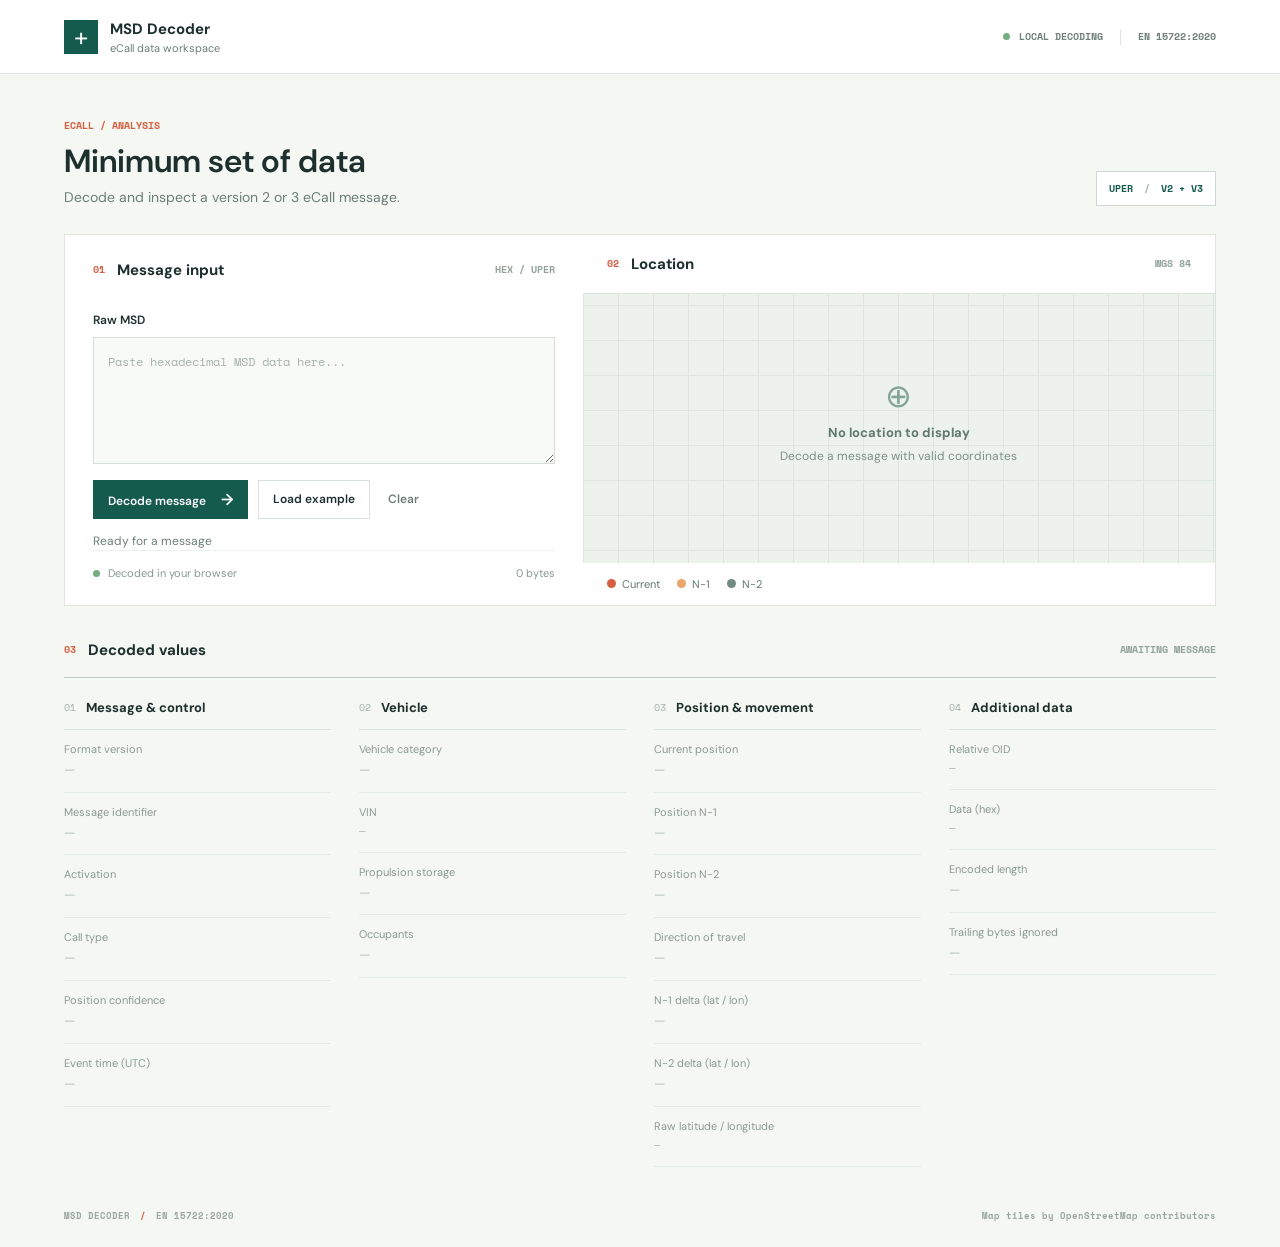
<file: index.html>
<!doctype html>
<html lang="en">
<head>
  <meta charset="utf-8">
  <meta name="viewport" content="width=device-width, initial-scale=1">
  <title>MSD Decoder</title>
  <link rel="preconnect" href="https://fonts.googleapis.com">
  <link rel="preconnect" href="https://fonts.gstatic.com" crossorigin>
  <link href="https://fonts.googleapis.com/css2?family=DM+Sans:wght@400;500;600;700&family=Space+Mono:wght@400;700&display=swap" rel="stylesheet">
  <link rel="stylesheet" href="vendor/leaflet/leaflet.css">
  <link rel="stylesheet" href="styles.css">
  <script defer src="vendor/leaflet/leaflet.js"></script>
  <script defer src="decoder.js?v=2"></script>
  <script defer src="app.js?v=2"></script>
</head>
<body>
  <header class="topbar">
    <div class="brand"><span class="brand-mark">+</span><div><strong>MSD Decoder</strong><span>eCall data workspace</span></div></div>
    <div class="top-meta"><span class="status-dot"></span> LOCAL DECODING <span class="meta-divider"></span> EN 15722:2020</div>
  </header>
  <main>
    <div class="page-heading"><div><div class="eyebrow">ECALL / ANALYSIS</div><h1>Minimum set of data</h1><p>Decode and inspect a version 2 or 3 eCall message.</p></div><div class="format-tag">UPER <span>/</span> V2 + V3</div></div>
    <section class="workspace" aria-label="MSD input and map">
      <div class="input-panel">
        <div class="section-heading"><div><span class="section-number">01</span><h2>Message input</h2></div><span class="small-label">HEX / UPER</span></div>
        <label for="raw">Raw MSD</label>
        <textarea id="raw" spellcheck="false" placeholder="Paste hexadecimal MSD data here..."></textarea>
        <div class="input-actions"><button id="decode" class="primary">Decode message <span aria-hidden="true">&rarr;</span></button><button id="sample" class="secondary">Load example</button><button id="clear" class="text-button">Clear</button></div>
        <div id="message" class="message" role="status" aria-live="polite">Ready for a message</div>
        <div class="input-footer"><span><span class="privacy-dot"></span> Decoded in your browser</span><span id="byte-count">0 bytes</span></div>
      </div>
      <div class="map-panel">
        <div class="map-heading"><div><span class="section-number">02</span><h2>Location</h2></div><span class="small-label">WGS 84</span></div>
        <div id="map" aria-label="Vehicle location map"></div>
        <div id="map-placeholder" class="map-placeholder"><div class="crosshair">&#8853;</div><strong>No location to display</strong><span>Decode a message with valid coordinates</span></div>
        <div class="map-legend"><span><i class="pin current"></i> Current</span><span><i class="pin first"></i> N-1</span><span><i class="pin second"></i> N-2</span><a id="map-link" href="#" target="_blank" rel="noopener noreferrer" hidden>Open in OpenStreetMap &nearr;</a></div>
      </div>
    </section>
    <section class="results" aria-label="Decoded values">
      <div class="results-header"><div><span class="section-number">03</span><h2>Decoded values</h2></div><span id="result-status" class="small-label">AWAITING MESSAGE</span></div>
      <div class="result-grid">
        <section class="result-section"><div class="result-title"><span>01</span><h3>Message &amp; control</h3></div><dl id="control-fields"></dl></section>
        <section class="result-section"><div class="result-title"><span>02</span><h3>Vehicle</h3></div><dl id="vehicle-fields"></dl></section>
        <section class="result-section"><div class="result-title"><span>03</span><h3>Position &amp; movement</h3></div><dl id="position-fields"></dl></section>
        <section class="result-section"><div class="result-title"><span>04</span><h3>Additional data</h3></div><dl id="additional-fields"></dl></section>
      </div>
    </section>
    <footer><span>MSD DECODER <span class="footer-slash">/</span> EN 15722:2020</span><span>Map tiles by OpenStreetMap contributors</span></footer>
  </main>
</body>
</html>
</file>
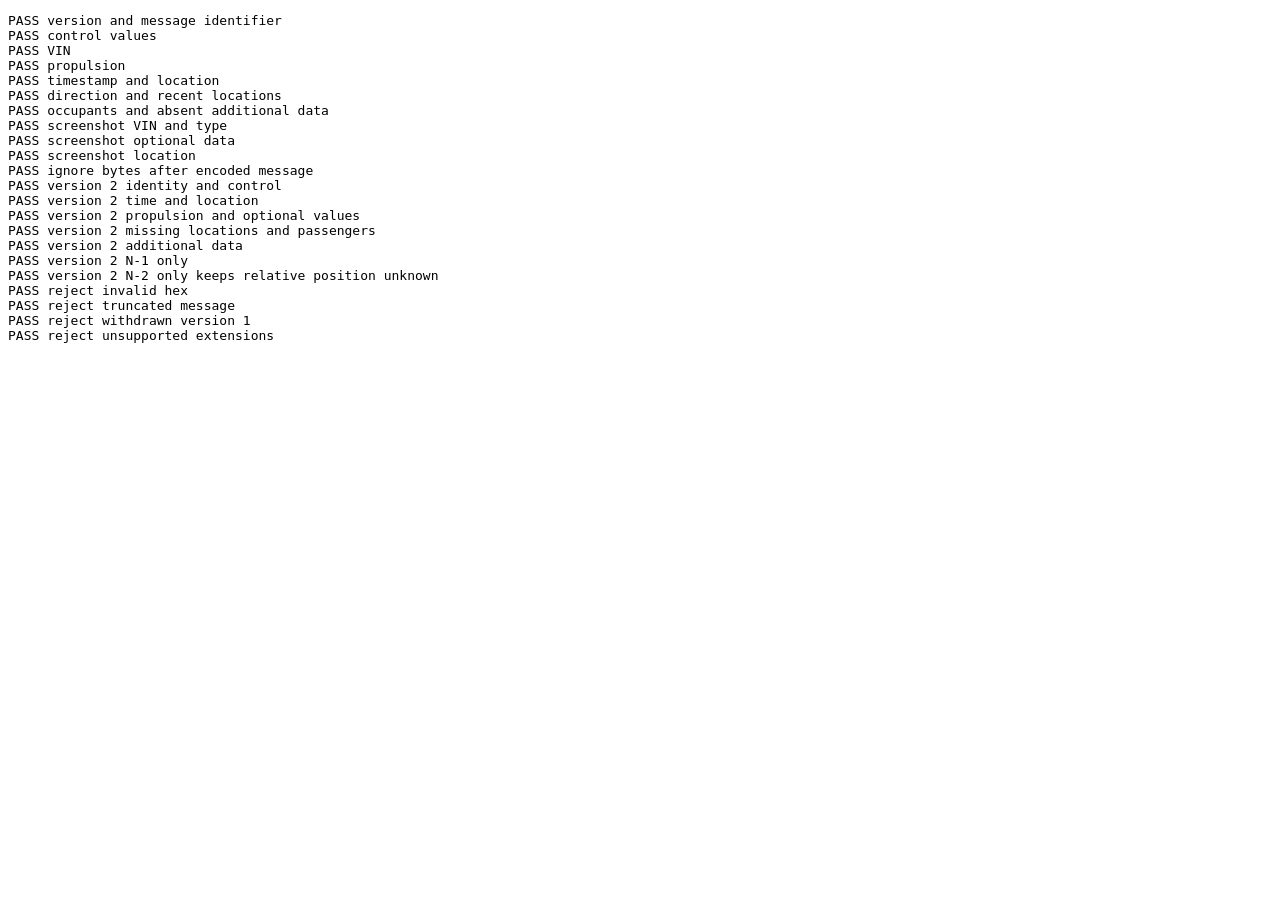
<file: tests.html>
<!doctype html>
<html lang="en"><head><meta charset="utf-8"><title>MSD decoder tests</title></head><body>
<pre id="results">Running...</pre>
<script src="decoder.js"></script>
<script src="tests.js"></script>
</body></html>
</file>
<file: vendor/leaflet/leaflet.css>
/* required styles */

.leaflet-pane,
.leaflet-tile,
.leaflet-marker-icon,
.leaflet-marker-shadow,
.leaflet-tile-container,
.leaflet-pane > svg,
.leaflet-pane > canvas,
.leaflet-zoom-box,
.leaflet-image-layer,
.leaflet-layer {
	position: absolute;
	left: 0;
	top: 0;
	}
.leaflet-container {
	overflow: hidden;
	}
.leaflet-tile,
.leaflet-marker-icon,
.leaflet-marker-shadow {
	-webkit-user-select: none;
	   -moz-user-select: none;
	        user-select: none;
	  -webkit-user-drag: none;
	}
/* Prevents IE11 from highlighting tiles in blue */
.leaflet-tile::selection {
	background: transparent;
}
/* Safari renders non-retina tile on retina better with this, but Chrome is worse */
.leaflet-safari .leaflet-tile {
	image-rendering: -webkit-optimize-contrast;
	}
/* hack that prevents hw layers "stretching" when loading new tiles */
.leaflet-safari .leaflet-tile-container {
	width: 1600px;
	height: 1600px;
	-webkit-transform-origin: 0 0;
	}
.leaflet-marker-icon,
.leaflet-marker-shadow {
	display: block;
	}
/* .leaflet-container svg: reset svg max-width decleration shipped in Joomla! (joomla.org) 3.x */
/* .leaflet-container img: map is broken in FF if you have max-width: 100% on tiles */
.leaflet-container .leaflet-overlay-pane svg {
	max-width: none !important;
	max-height: none !important;
	}
.leaflet-container .leaflet-marker-pane img,
.leaflet-container .leaflet-shadow-pane img,
.leaflet-container .leaflet-tile-pane img,
.leaflet-container img.leaflet-image-layer,
.leaflet-container .leaflet-tile {
	max-width: none !important;
	max-height: none !important;
	width: auto;
	padding: 0;
	}

.leaflet-container img.leaflet-tile {
	/* See: https://bugs.chromium.org/p/chromium/issues/detail?id=600120 */
	mix-blend-mode: plus-lighter;
}

.leaflet-container.leaflet-touch-zoom {
	-ms-touch-action: pan-x pan-y;
	touch-action: pan-x pan-y;
	}
.leaflet-container.leaflet-touch-drag {
	-ms-touch-action: pinch-zoom;
	/* Fallback for FF which doesn't support pinch-zoom */
	touch-action: none;
	touch-action: pinch-zoom;
}
.leaflet-container.leaflet-touch-drag.leaflet-touch-zoom {
	-ms-touch-action: none;
	touch-action: none;
}
.leaflet-container {
	-webkit-tap-highlight-color: transparent;
}
.leaflet-container a {
	-webkit-tap-highlight-color: rgba(51, 181, 229, 0.4);
}
.leaflet-tile {
	filter: inherit;
	visibility: hidden;
	}
.leaflet-tile-loaded {
	visibility: inherit;
	}
.leaflet-zoom-box {
	width: 0;
	height: 0;
	-moz-box-sizing: border-box;
	     box-sizing: border-box;
	z-index: 800;
	}
/* workaround for https://bugzilla.mozilla.org/show_bug.cgi?id=888319 */
.leaflet-overlay-pane svg {
	-moz-user-select: none;
	}

.leaflet-pane         { z-index: 400; }

.leaflet-tile-pane    { z-index: 200; }
.leaflet-overlay-pane { z-index: 400; }
.leaflet-shadow-pane  { z-index: 500; }
.leaflet-marker-pane  { z-index: 600; }
.leaflet-tooltip-pane   { z-index: 650; }
.leaflet-popup-pane   { z-index: 700; }

.leaflet-map-pane canvas { z-index: 100; }
.leaflet-map-pane svg    { z-index: 200; }

.leaflet-vml-shape {
	width: 1px;
	height: 1px;
	}
.lvml {
	behavior: url(#default#VML);
	display: inline-block;
	position: absolute;
	}


/* control positioning */

.leaflet-control {
	position: relative;
	z-index: 800;
	pointer-events: visiblePainted; /* IE 9-10 doesn't have auto */
	pointer-events: auto;
	}
.leaflet-top,
.leaflet-bottom {
	position: absolute;
	z-index: 1000;
	pointer-events: none;
	}
.leaflet-top {
	top: 0;
	}
.leaflet-right {
	right: 0;
	}
.leaflet-bottom {
	bottom: 0;
	}
.leaflet-left {
	left: 0;
	}
.leaflet-control {
	float: left;
	clear: both;
	}
.leaflet-right .leaflet-control {
	float: right;
	}
.leaflet-top .leaflet-control {
	margin-top: 10px;
	}
.leaflet-bottom .leaflet-control {
	margin-bottom: 10px;
	}
.leaflet-left .leaflet-control {
	margin-left: 10px;
	}
.leaflet-right .leaflet-control {
	margin-right: 10px;
	}


/* zoom and fade animations */

.leaflet-fade-anim .leaflet-popup {
	opacity: 0;
	-webkit-transition: opacity 0.2s linear;
	   -moz-transition: opacity 0.2s linear;
	        transition: opacity 0.2s linear;
	}
.leaflet-fade-anim .leaflet-map-pane .leaflet-popup {
	opacity: 1;
	}
.leaflet-zoom-animated {
	-webkit-transform-origin: 0 0;
	    -ms-transform-origin: 0 0;
	        transform-origin: 0 0;
	}
svg.leaflet-zoom-animated {
	will-change: transform;
}

.leaflet-zoom-anim .leaflet-zoom-animated {
	-webkit-transition: -webkit-transform 0.25s cubic-bezier(0,0,0.25,1);
	   -moz-transition:    -moz-transform 0.25s cubic-bezier(0,0,0.25,1);
	        transition:         transform 0.25s cubic-bezier(0,0,0.25,1);
	}
.leaflet-zoom-anim .leaflet-tile,
.leaflet-pan-anim .leaflet-tile {
	-webkit-transition: none;
	   -moz-transition: none;
	        transition: none;
	}

.leaflet-zoom-anim .leaflet-zoom-hide {
	visibility: hidden;
	}


/* cursors */

.leaflet-interactive {
	cursor: pointer;
	}
.leaflet-grab {
	cursor: -webkit-grab;
	cursor:    -moz-grab;
	cursor:         grab;
	}
.leaflet-crosshair,
.leaflet-crosshair .leaflet-interactive {
	cursor: crosshair;
	}
.leaflet-popup-pane,
.leaflet-control {
	cursor: auto;
	}
.leaflet-dragging .leaflet-grab,
.leaflet-dragging .leaflet-grab .leaflet-interactive,
.leaflet-dragging .leaflet-marker-draggable {
	cursor: move;
	cursor: -webkit-grabbing;
	cursor:    -moz-grabbing;
	cursor:         grabbing;
	}

/* marker & overlays interactivity */
.leaflet-marker-icon,
.leaflet-marker-shadow,
.leaflet-image-layer,
.leaflet-pane > svg path,
.leaflet-tile-container {
	pointer-events: none;
	}

.leaflet-marker-icon.leaflet-interactive,
.leaflet-image-layer.leaflet-interactive,
.leaflet-pane > svg path.leaflet-interactive,
svg.leaflet-image-layer.leaflet-interactive path {
	pointer-events: visiblePainted; /* IE 9-10 doesn't have auto */
	pointer-events: auto;
	}

/* visual tweaks */

.leaflet-container {
	background: #ddd;
	outline-offset: 1px;
	}
.leaflet-container a {
	color: #0078A8;
	}
.leaflet-zoom-box {
	border: 2px dotted #38f;
	background: rgba(255,255,255,0.5);
	}


/* general typography */
.leaflet-container {
	font-family: "Helvetica Neue", Arial, Helvetica, sans-serif;
	font-size: 12px;
	font-size: 0.75rem;
	line-height: 1.5;
	}


/* general toolbar styles */

.leaflet-bar {
	box-shadow: 0 1px 5px rgba(0,0,0,0.65);
	border-radius: 4px;
	}
.leaflet-bar a {
	background-color: #fff;
	border-bottom: 1px solid #ccc;
	width: 26px;
	height: 26px;
	line-height: 26px;
	display: block;
	text-align: center;
	text-decoration: none;
	color: black;
	}
.leaflet-bar a,
.leaflet-control-layers-toggle {
	background-position: 50% 50%;
	background-repeat: no-repeat;
	display: block;
	}
.leaflet-bar a:hover,
.leaflet-bar a:focus {
	background-color: #f4f4f4;
	}
.leaflet-bar a:first-child {
	border-top-left-radius: 4px;
	border-top-right-radius: 4px;
	}
.leaflet-bar a:last-child {
	border-bottom-left-radius: 4px;
	border-bottom-right-radius: 4px;
	border-bottom: none;
	}
.leaflet-bar a.leaflet-disabled {
	cursor: default;
	background-color: #f4f4f4;
	color: #bbb;
	}

.leaflet-touch .leaflet-bar a {
	width: 30px;
	height: 30px;
	line-height: 30px;
	}
.leaflet-touch .leaflet-bar a:first-child {
	border-top-left-radius: 2px;
	border-top-right-radius: 2px;
	}
.leaflet-touch .leaflet-bar a:last-child {
	border-bottom-left-radius: 2px;
	border-bottom-right-radius: 2px;
	}

/* zoom control */

.leaflet-control-zoom-in,
.leaflet-control-zoom-out {
	font: bold 18px 'Lucida Console', Monaco, monospace;
	text-indent: 1px;
	}

.leaflet-touch .leaflet-control-zoom-in, .leaflet-touch .leaflet-control-zoom-out  {
	font-size: 22px;
	}


/* layers control */

.leaflet-control-layers {
	box-shadow: 0 1px 5px rgba(0,0,0,0.4);
	background: #fff;
	border-radius: 5px;
	}
.leaflet-control-layers-toggle {
	background-image: url(images/layers.png);
	width: 36px;
	height: 36px;
	}
.leaflet-retina .leaflet-control-layers-toggle {
	background-image: url(images/layers-2x.png);
	background-size: 26px 26px;
	}
.leaflet-touch .leaflet-control-layers-toggle {
	width: 44px;
	height: 44px;
	}
.leaflet-control-layers .leaflet-control-layers-list,
.leaflet-control-layers-expanded .leaflet-control-layers-toggle {
	display: none;
	}
.leaflet-control-layers-expanded .leaflet-control-layers-list {
	display: block;
	position: relative;
	}
.leaflet-control-layers-expanded {
	padding: 6px 10px 6px 6px;
	color: #333;
	background: #fff;
	}
.leaflet-control-layers-scrollbar {
	overflow-y: scroll;
	overflow-x: hidden;
	padding-right: 5px;
	}
.leaflet-control-layers-selector {
	margin-top: 2px;
	position: relative;
	top: 1px;
	}
.leaflet-control-layers label {
	display: block;
	font-size: 13px;
	font-size: 1.08333em;
	}
.leaflet-control-layers-separator {
	height: 0;
	border-top: 1px solid #ddd;
	margin: 5px -10px 5px -6px;
	}

/* Default icon URLs */
.leaflet-default-icon-path { /* used only in path-guessing heuristic, see L.Icon.Default */
	background-image: url(images/marker-icon.png);
	}


/* attribution and scale controls */

.leaflet-container .leaflet-control-attribution {
	background: #fff;
	background: rgba(255, 255, 255, 0.8);
	margin: 0;
	}
.leaflet-control-attribution,
.leaflet-control-scale-line {
	padding: 0 5px;
	color: #333;
	line-height: 1.4;
	}
.leaflet-control-attribution a {
	text-decoration: none;
	}
.leaflet-control-attribution a:hover,
.leaflet-control-attribution a:focus {
	text-decoration: underline;
	}
.leaflet-attribution-flag {
	display: inline !important;
	vertical-align: baseline !important;
	width: 1em;
	height: 0.6669em;
	}
.leaflet-left .leaflet-control-scale {
	margin-left: 5px;
	}
.leaflet-bottom .leaflet-control-scale {
	margin-bottom: 5px;
	}
.leaflet-control-scale-line {
	border: 2px solid #777;
	border-top: none;
	line-height: 1.1;
	padding: 2px 5px 1px;
	white-space: nowrap;
	-moz-box-sizing: border-box;
	     box-sizing: border-box;
	background: rgba(255, 255, 255, 0.8);
	text-shadow: 1px 1px #fff;
	}
.leaflet-control-scale-line:not(:first-child) {
	border-top: 2px solid #777;
	border-bottom: none;
	margin-top: -2px;
	}
.leaflet-control-scale-line:not(:first-child):not(:last-child) {
	border-bottom: 2px solid #777;
	}

.leaflet-touch .leaflet-control-attribution,
.leaflet-touch .leaflet-control-layers,
.leaflet-touch .leaflet-bar {
	box-shadow: none;
	}
.leaflet-touch .leaflet-control-layers,
.leaflet-touch .leaflet-bar {
	border: 2px solid rgba(0,0,0,0.2);
	background-clip: padding-box;
	}


/* popup */

.leaflet-popup {
	position: absolute;
	text-align: center;
	margin-bottom: 20px;
	}
.leaflet-popup-content-wrapper {
	padding: 1px;
	text-align: left;
	border-radius: 12px;
	}
.leaflet-popup-content {
	margin: 13px 24px 13px 20px;
	line-height: 1.3;
	font-size: 13px;
	font-size: 1.08333em;
	min-height: 1px;
	}
.leaflet-popup-content p {
	margin: 17px 0;
	margin: 1.3em 0;
	}
.leaflet-popup-tip-container {
	width: 40px;
	height: 20px;
	position: absolute;
	left: 50%;
	margin-top: -1px;
	margin-left: -20px;
	overflow: hidden;
	pointer-events: none;
	}
.leaflet-popup-tip {
	width: 17px;
	height: 17px;
	padding: 1px;

	margin: -10px auto 0;
	pointer-events: auto;

	-webkit-transform: rotate(45deg);
	   -moz-transform: rotate(45deg);
	    -ms-transform: rotate(45deg);
	        transform: rotate(45deg);
	}
.leaflet-popup-content-wrapper,
.leaflet-popup-tip {
	background: white;
	color: #333;
	box-shadow: 0 3px 14px rgba(0,0,0,0.4);
	}
.leaflet-container a.leaflet-popup-close-button {
	position: absolute;
	top: 0;
	right: 0;
	border: none;
	text-align: center;
	width: 24px;
	height: 24px;
	font: 16px/24px Tahoma, Verdana, sans-serif;
	color: #757575;
	text-decoration: none;
	background: transparent;
	}
.leaflet-container a.leaflet-popup-close-button:hover,
.leaflet-container a.leaflet-popup-close-button:focus {
	color: #585858;
	}
.leaflet-popup-scrolled {
	overflow: auto;
	}

.leaflet-oldie .leaflet-popup-content-wrapper {
	-ms-zoom: 1;
	}
.leaflet-oldie .leaflet-popup-tip {
	width: 24px;
	margin: 0 auto;

	-ms-filter: "progid:DXImageTransform.Microsoft.Matrix(M11=0.70710678, M12=0.70710678, M21=-0.70710678, M22=0.70710678)";
	filter: progid:DXImageTransform.Microsoft.Matrix(M11=0.70710678, M12=0.70710678, M21=-0.70710678, M22=0.70710678);
	}

.leaflet-oldie .leaflet-control-zoom,
.leaflet-oldie .leaflet-control-layers,
.leaflet-oldie .leaflet-popup-content-wrapper,
.leaflet-oldie .leaflet-popup-tip {
	border: 1px solid #999;
	}


/* div icon */

.leaflet-div-icon {
	background: #fff;
	border: 1px solid #666;
	}


/* Tooltip */
/* Base styles for the element that has a tooltip */
.leaflet-tooltip {
	position: absolute;
	padding: 6px;
	background-color: #fff;
	border: 1px solid #fff;
	border-radius: 3px;
	color: #222;
	white-space: nowrap;
	-webkit-user-select: none;
	-moz-user-select: none;
	-ms-user-select: none;
	user-select: none;
	pointer-events: none;
	box-shadow: 0 1px 3px rgba(0,0,0,0.4);
	}
.leaflet-tooltip.leaflet-interactive {
	cursor: pointer;
	pointer-events: auto;
	}
.leaflet-tooltip-top:before,
.leaflet-tooltip-bottom:before,
.leaflet-tooltip-left:before,
.leaflet-tooltip-right:before {
	position: absolute;
	pointer-events: none;
	border: 6px solid transparent;
	background: transparent;
	content: "";
	}

/* Directions */

.leaflet-tooltip-bottom {
	margin-top: 6px;
}
.leaflet-tooltip-top {
	margin-top: -6px;
}
.leaflet-tooltip-bottom:before,
.leaflet-tooltip-top:before {
	left: 50%;
	margin-left: -6px;
	}
.leaflet-tooltip-top:before {
	bottom: 0;
	margin-bottom: -12px;
	border-top-color: #fff;
	}
.leaflet-tooltip-bottom:before {
	top: 0;
	margin-top: -12px;
	margin-left: -6px;
	border-bottom-color: #fff;
	}
.leaflet-tooltip-left {
	margin-left: -6px;
}
.leaflet-tooltip-right {
	margin-left: 6px;
}
.leaflet-tooltip-left:before,
.leaflet-tooltip-right:before {
	top: 50%;
	margin-top: -6px;
	}
.leaflet-tooltip-left:before {
	right: 0;
	margin-right: -12px;
	border-left-color: #fff;
	}
.leaflet-tooltip-right:before {
	left: 0;
	margin-left: -12px;
	border-right-color: #fff;
	}

/* Printing */

@media print {
	/* Prevent printers from removing background-images of controls. */
	.leaflet-control {
		-webkit-print-color-adjust: exact;
		print-color-adjust: exact;
		}
	}
</file>
<file: styles.css>
:root{--ink:#1d302d;--muted:#6d7e78;--line:#dce4df;--paper:#f5f7f3;--green:#145b4e;--accent:#d45f41;--mono:'Space Mono',monospace;--sans:'DM Sans',sans-serif}*{box-sizing:border-box}body{margin:0;background:var(--paper);color:var(--ink);font-family:var(--sans);font-size:14px}.topbar{height:74px;padding:0 5%;display:flex;align-items:center;justify-content:space-between;background:#fff;border-bottom:1px solid var(--line)}.brand{display:flex;gap:12px;align-items:center}.brand-mark{display:grid;place-items:center;width:34px;height:34px;background:var(--green);color:white;font-size:26px;font-weight:400}.brand strong,.brand span:not(.brand-mark){display:block}.brand strong{font-size:15px}.brand div span{font-size:11px;color:var(--muted);margin-top:2px}.top-meta,.eyebrow,.small-label,.section-number,.format-tag,footer{font-family:var(--mono);font-size:10px;font-weight:700;letter-spacing:0}.top-meta{color:#70817b;display:flex;align-items:center;gap:9px}.status-dot,.privacy-dot{width:7px;height:7px;border-radius:50%;background:#76ad80;display:inline-block}.meta-divider{height:16px;width:1px;background:var(--line);margin:0 8px}main{max-width:1510px;margin:auto;padding:44px 5% 0}.page-heading{display:flex;justify-content:space-between;align-items:end;margin-bottom:28px}.eyebrow{color:var(--accent);margin-bottom:10px}h1,h2,h3,p{margin:0}h1{font-size:32px;line-height:1.15;font-weight:600}p{color:var(--muted);margin-top:8px}.format-tag{border:1px solid #cbd9d1;padding:9px 12px;color:var(--green);background:#fff}.format-tag span{color:#a5b2ab;margin:0 5px}.workspace{display:grid;grid-template-columns:minmax(0, .9fr) minmax(0, 1.1fr);background:#fff;border:1px solid var(--line);min-height:360px}.input-panel{padding:25px 28px;display:flex;flex-direction:column}.section-heading,.map-heading,.results-header{display:flex;justify-content:space-between;align-items:center}.section-heading>div,.map-heading>div,.results-header>div{display:flex;align-items:center;gap:12px}.section-number{color:var(--accent)}h2{font-size:15px;font-weight:700}.small-label{color:#93a29a}label{font-weight:600;font-size:12px;margin:32px 0 9px}textarea{width:100%;height:127px;resize:vertical;border:1px solid #d5ded8;background:#f8faf8;padding:14px;color:var(--ink);font:12px/1.7 var(--mono);outline:none}textarea:focus{border-color:var(--green)}textarea::placeholder{color:#a6b3ac}.input-actions{display:flex;align-items:center;gap:10px;margin-top:16px;flex-wrap:wrap}button{font:600 12px var(--sans);cursor:pointer;border:0;min-height:39px}.primary{background:var(--green);color:white;padding:0 15px}.primary span{font-size:16px;margin-left:12px}.primary:hover{background:#0d473c}.secondary{border:1px solid #d9e2dc;background:white;color:var(--ink);padding:0 14px}.secondary:hover{background:#f2f6f2}.text-button{background:none;color:var(--muted);padding:0 8px}.message{font-size:12px;color:var(--muted);margin-top:14px;min-height:17px}.message.error{color:#b13f31}.message.success{color:var(--green)}.input-footer{display:flex;justify-content:space-between;border-top:1px solid #edf1ed;padding-top:15px;margin-top:auto;color:#8a9991;font-size:11px}.privacy-dot{margin-right:5px}.map-panel{position:relative;min-height:360px;background:#e8ede8;overflow:hidden}.map-heading{position:absolute;z-index:500;left:0;right:0;top:0;padding:19px 24px;background:rgba(255,255,255,.94);border-bottom:1px solid var(--line)}#map{position:absolute;inset:0}.map-placeholder{position:absolute;inset:0;display:flex;flex-direction:column;justify-content:center;align-items:center;gap:7px;color:#7e9186;background-color:#edf2ed;background-image:linear-gradient(#dce7de 1px,transparent 1px),linear-gradient(90deg,#dce7de 1px,transparent 1px);background-size:35px 35px;pointer-events:none}.map-placeholder[hidden]{display:none}.map-placeholder strong{color:#62796e;font-size:13px}.map-placeholder span{font-size:12px}.crosshair{font-size:32px;color:#83a493}.map-legend{position:absolute;z-index:500;bottom:0;left:0;right:0;min-height:42px;display:flex;align-items:center;gap:17px;padding:10px 24px;background:rgba(255,255,255,.95);color:#62776d;font-size:11px;flex-wrap:wrap}.map-legend span{display:flex;align-items:center;gap:6px}.pin{width:9px;height:9px;border-radius:50%;display:inline-block}.current{background:#d85e42}.first{background:#e8a668}.second{background:#718b80}.map-legend a{color:var(--green);margin-left:auto}.leaflet-control-zoom{margin-top:75px!important}.results{margin-top:34px}.results-header{padding-bottom:17px;border-bottom:1px solid #becdc3}.result-grid{display:grid;grid-template-columns:repeat(4,minmax(0,1fr));gap:28px}.result-section{min-width:0}.result-title{display:flex;align-items:center;gap:10px;padding:21px 0 13px;border-bottom:1px solid var(--line)}.result-title span{font:10px var(--mono);color:#a4b3a9}h3{font-size:13px}dl{margin:0}.field{padding:12px 0;border-bottom:1px solid #e3ebe5;min-width:0}dt{font-size:11px;color:#8a9b91;margin-bottom:5px}dd{font-size:13px;font-weight:600;margin:0;overflow-wrap:anywhere;line-height:1.45}dd.empty{color:#b0bcb5;font-weight:400}dd.mono{font-family:var(--mono);font-size:11px}.field-sub{display:block;color:#8a9b91;font-size:10px;font-weight:400;margin-top:3px}footer{display:flex;justify-content:space-between;color:#9aa9a0;padding:42px 0 25px;font-size:9px}.footer-slash{color:var(--accent);margin:0 4px}@media(max-width:950px){.result-grid{grid-template-columns:repeat(2,minmax(0,1fr))}.workspace{grid-template-columns:1fr 1fr}.input-panel{padding:22px}}@media(max-width:650px){.topbar{height:66px}.top-meta{font-size:9px}.meta-divider,.top-meta .status-dot{display:none}.top-meta{max-width:120px;text-align:right}main{padding-top:30px}.page-heading{align-items:flex-start;gap:12px}h1{font-size:25px}.format-tag{white-space:nowrap}.workspace{grid-template-columns:1fr}.input-panel{min-height:340px}.map-panel{min-height:330px}.result-grid{grid-template-columns:1fr 1fr;gap:20px}.map-legend{gap:12px}.map-legend a{margin-left:0}footer{gap:20px;line-height:1.5}}@media(max-width:390px){.result-grid{grid-template-columns:1fr}.top-meta{display:none}}
.leaflet-bottom{bottom:48px}.map-placeholder{z-index:450}@media(max-width:650px){.leaflet-bottom{bottom:70px}}
</file>
